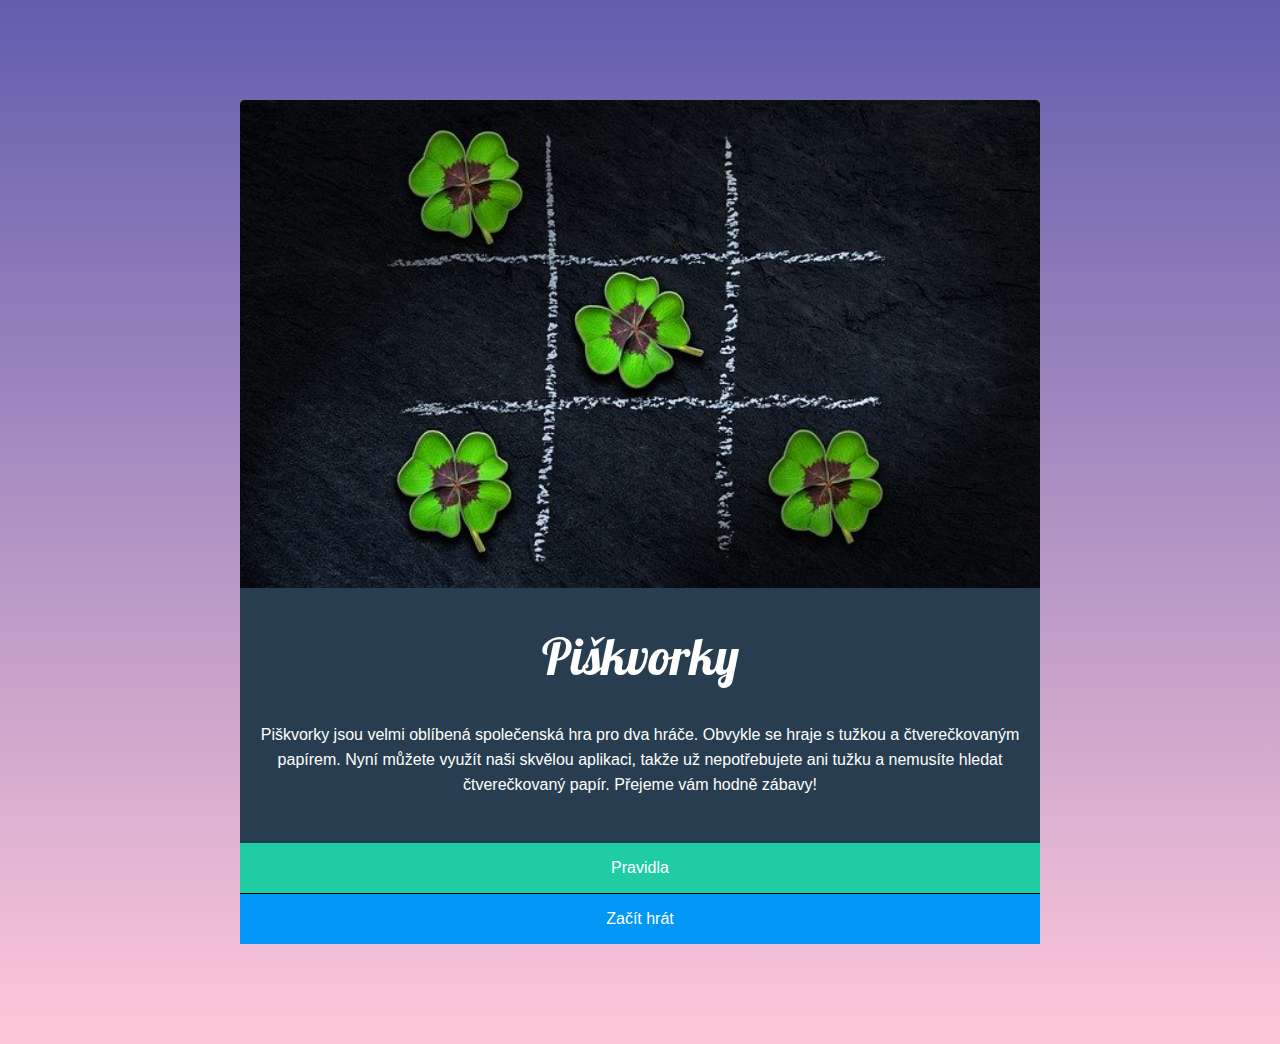
<file: index.html>
<!DOCTYPE html>
<html lang="en">
  <head>
    <meta charset="UTF-8" />
    <meta http-equiv="X-UA-Compatible" content="IE=edge" />
    <meta name="viewport" content="width=device-width, initial-scale=1.0" />
    <link rel="stylesheet" href="styly.css" />
    <link rel="preconnect" href="https://fonts.gstatic.com" />
    <link
      href="https://fonts.googleapis.com/css2?family=Lobster&display=swap"
      rel="stylesheet"
    />
    <title>Uvod</title>
  </head>
  <body>
    <main class="uvodPravidla">
      <div class="karta">
        <img class="uvodniObr" src="img/uvodni.jpg" alt="Úvodní obrázek" />
        <div class="vnitrek">
          <h1>Piškvorky</h1>
          <p>
            Piškvorky jsou velmi oblíbená společenská hra pro dva hráče. Obvykle
            se hraje s tužkou a čtverečkovaným papírem. Nyní můžete využít naši
            skvělou aplikaci, takže už nepotřebujete ani tužku a nemusíte hledat
            čtverečkovaný papír. Přejeme vám hodně zábavy!
          </p>
        </div>
      </div>
      <div class="tlacitka">
        <a class="pravidla" href="pravidla.html">Pravidla</a>
        <a class="zacit" href="hra.html">Začít hrát</a>
      </div>
    </main>
  </body>
</html>
</file>
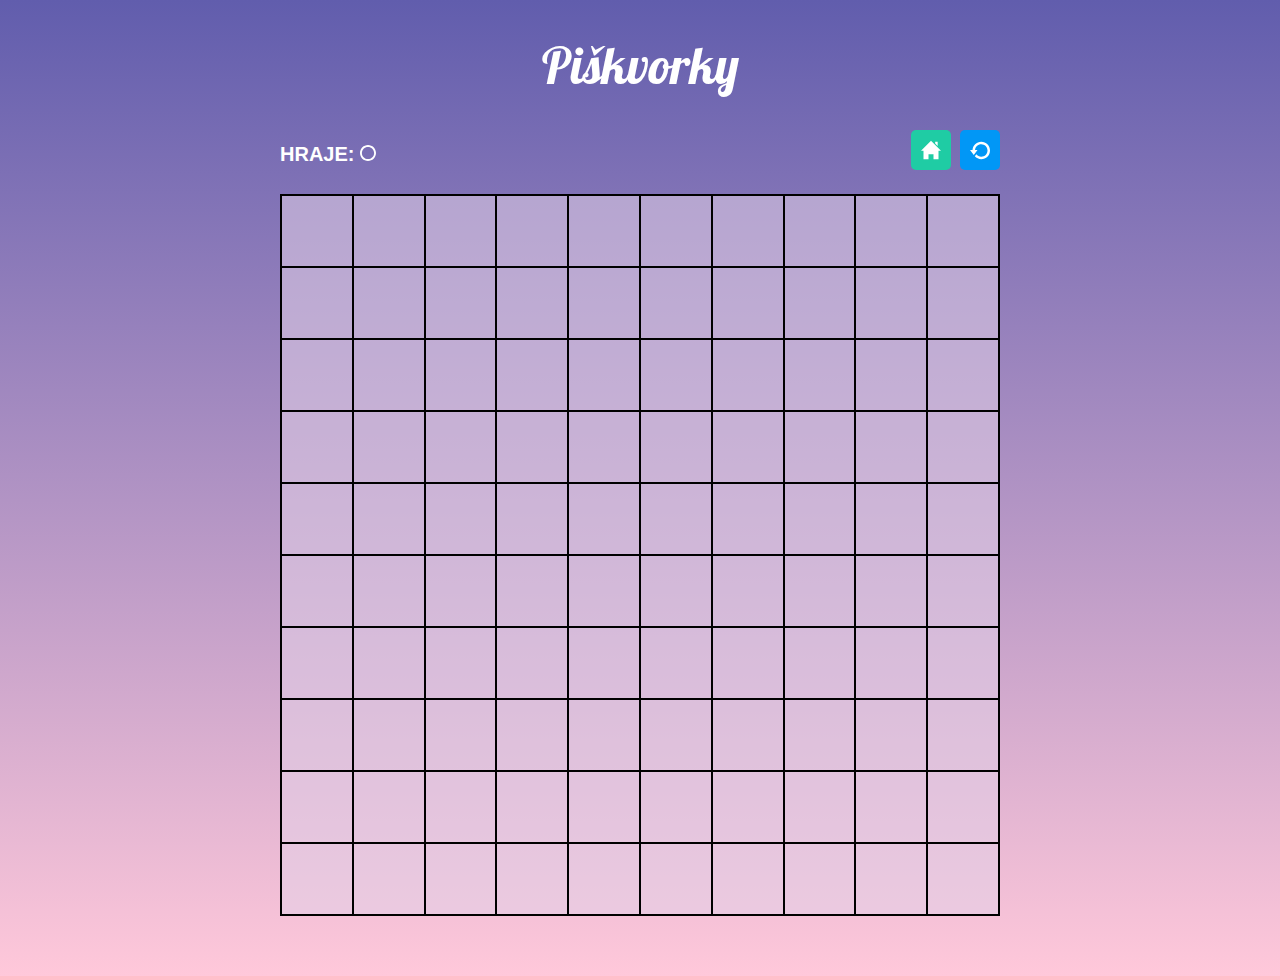
<file: hra.html>
<!DOCTYPE html>
<html lang="en">
  <head>
    <meta charset="UTF-8" />
    <meta http-equiv="X-UA-Compatible" content="IE=edge" />
    <meta name="viewport" content="width=device-width, initial-scale=1.0" />
    <link rel="stylesheet" href="styly.css" />
    <link rel="preconnect" href="https://fonts.gstatic.com" />
    <link
      href="https://fonts.googleapis.com/css2?family=Lobster&display=swap"
      rel="stylesheet"
    />
    <script src="script.js" defer></script>
    <title>Hra</title>
  </head>
  <body>
    <main class="kartaHra">
      <div>
        <h1>Piškvorky</h1>
        <div class="kontejner">
          <p class="hraje">
            HRAJE: <img class="hraje-hrac" src="img/circle.svg" alt="Kolečko" />
          </p>
          <div class="tlacitkaBtn">
            <a href="index.html"
              ><img class="home" src="img/home.svg" alt="Domů"
            /></a>
            <a href="hra.html"
              ><img class="restart" src="img/restart.svg" alt="Restart"
            /></a>
          </div>
        </div>
      </div>

      <div class="playBtn"><button class="playBtn__btn"></button><button class="playBtn__btn"></button><button class="playBtn__btn"></button><button class="playBtn__btn"></button><button class="playBtn__btn"></button><button class="playBtn__btn"></button><button class="playBtn__btn"></button><button class="playBtn__btn"></button><button class="playBtn__btn"></button><button class="playBtn__btn"></button><button class="playBtn__btn"></button><button class="playBtn__btn"></button><button class="playBtn__btn"></button><button class="playBtn__btn"></button><button class="playBtn__btn"></button><button class="playBtn__btn"></button><button class="playBtn__btn"></button><button class="playBtn__btn"></button><button class="playBtn__btn"></button><button class="playBtn__btn"></button><button class="playBtn__btn"></button><button class="playBtn__btn"></button><button class="playBtn__btn"></button><button class="playBtn__btn"></button><button class="playBtn__btn"></button><button class="playBtn__btn"></button><button class="playBtn__btn"></button><button class="playBtn__btn"></button><button class="playBtn__btn"></button><button class="playBtn__btn"></button><button class="playBtn__btn"></button><button class="playBtn__btn"></button><button class="playBtn__btn"></button><button class="playBtn__btn"></button><button class="playBtn__btn"></button><button class="playBtn__btn"></button><button class="playBtn__btn"></button><button class="playBtn__btn"></button><button class="playBtn__btn"></button><button class="playBtn__btn"></button><button class="playBtn__btn"></button><button class="playBtn__btn"></button><button class="playBtn__btn"></button><button class="playBtn__btn"></button><button class="playBtn__btn"></button><button class="playBtn__btn"></button><button class="playBtn__btn"></button><button class="playBtn__btn"></button><button class="playBtn__btn"></button><button class="playBtn__btn"></button><button class="playBtn__btn"></button><button class="playBtn__btn"></button><button class="playBtn__btn"></button><button class="playBtn__btn"></button><button class="playBtn__btn"></button><button class="playBtn__btn"></button><button class="playBtn__btn"></button><button class="playBtn__btn"></button><button class="playBtn__btn"></button><button class="playBtn__btn"></button><button class="playBtn__btn"></button><button class="playBtn__btn"></button><button class="playBtn__btn"></button><button class="playBtn__btn"></button><button class="playBtn__btn"></button><button class="playBtn__btn"></button><button class="playBtn__btn"></button><button class="playBtn__btn"></button><button class="playBtn__btn"></button><button class="playBtn__btn"></button><button class="playBtn__btn"></button><button class="playBtn__btn"></button><button class="playBtn__btn"></button><button class="playBtn__btn"></button><button class="playBtn__btn"></button><button class="playBtn__btn"></button><button class="playBtn__btn"></button><button class="playBtn__btn"></button><button class="playBtn__btn"></button><button class="playBtn__btn"></button><button class="playBtn__btn"></button><button class="playBtn__btn"></button><button class="playBtn__btn"></button><button class="playBtn__btn"></button><button class="playBtn__btn"></button><button class="playBtn__btn"></button><button class="playBtn__btn"></button><button class="playBtn__btn"></button><button class="playBtn__btn"></button><button class="playBtn__btn"></button><button class="playBtn__btn"></button><button class="playBtn__btn"></button><button class="playBtn__btn"></button><button class="playBtn__btn"></button><button class="playBtn__btn"></button><button class="playBtn__btn"></button><button class="playBtn__btn"></button><button class="playBtn__btn"></button><button class="playBtn__btn"></button><button class="playBtn__btn"></button></div>
      </div>
    </main>
  </body>
</html>
</file>
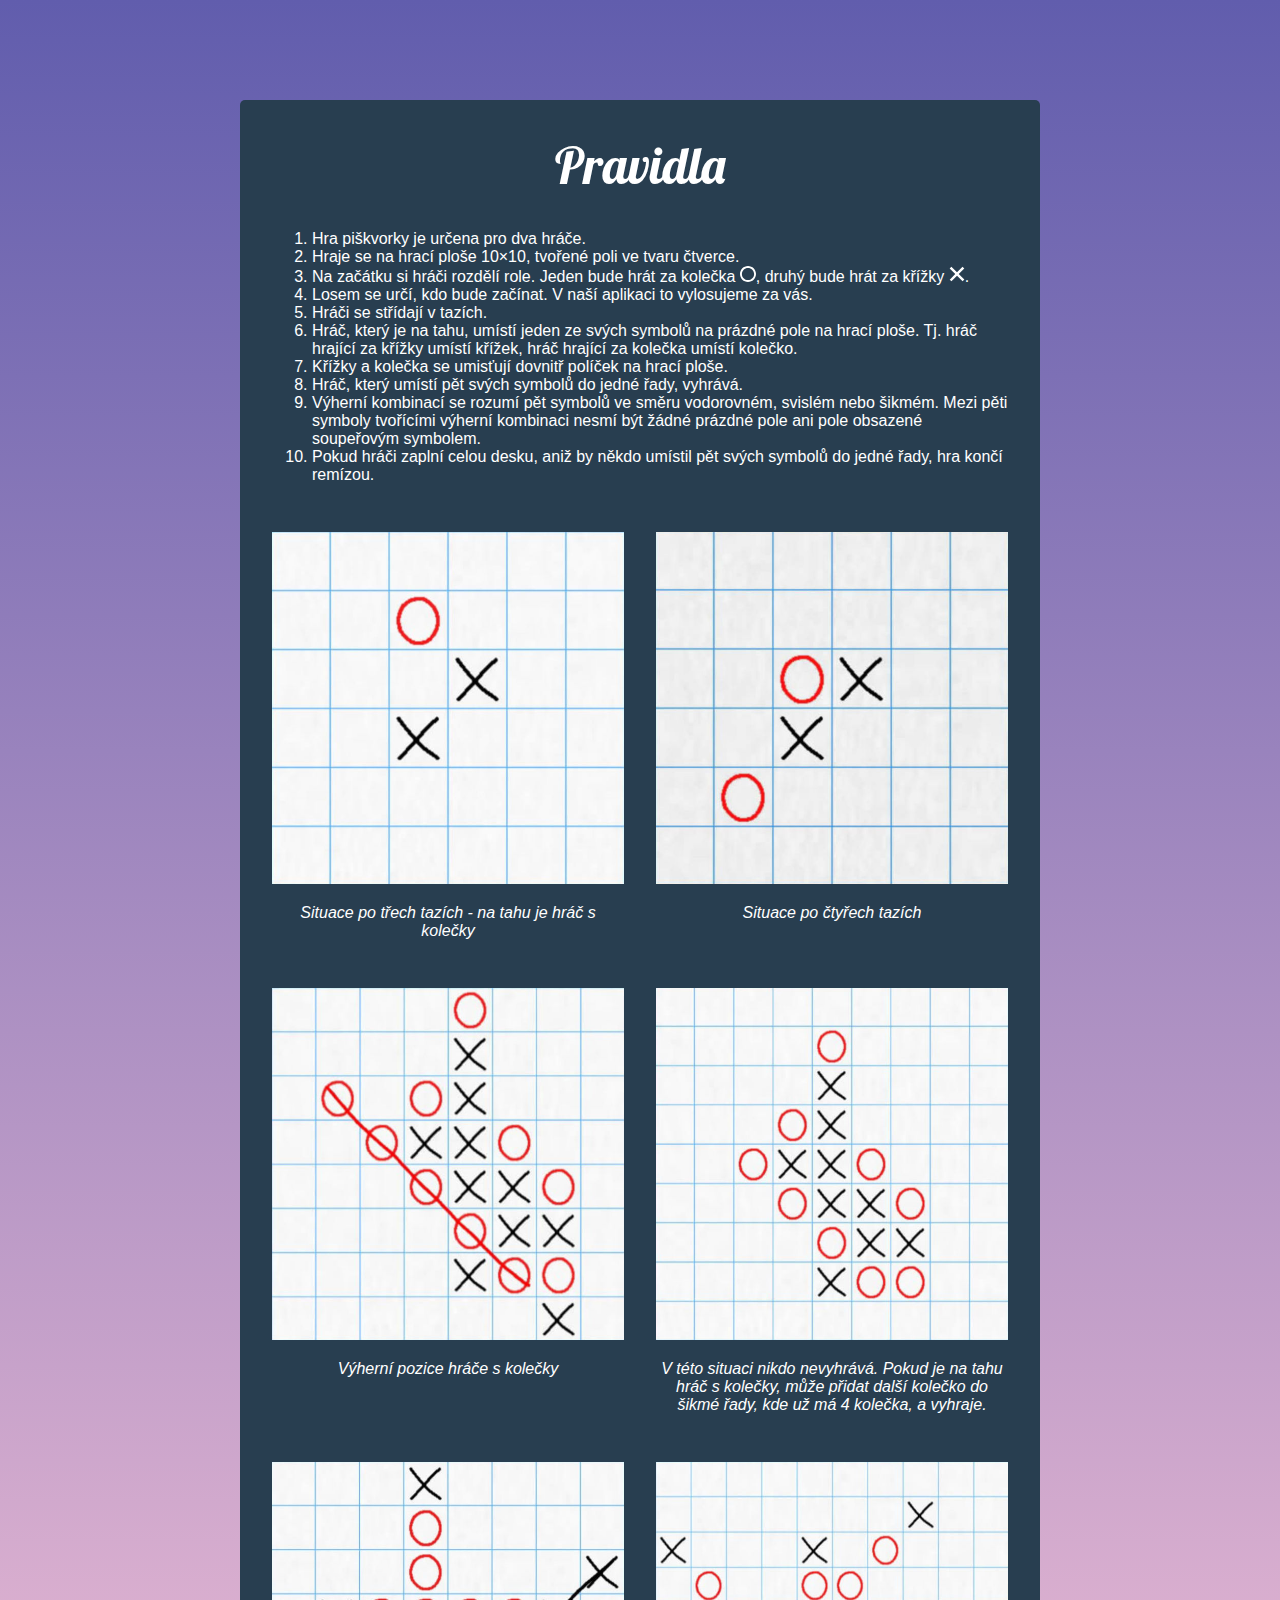
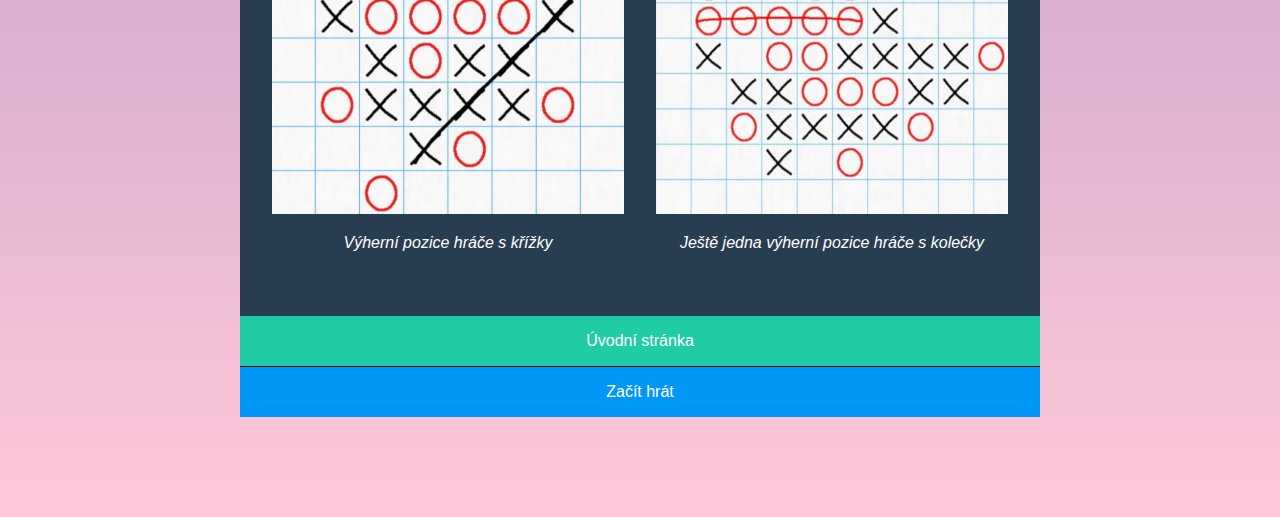
<file: pravidla.html>
<!DOCTYPE html>
<html lang="en">
  <head>
    <meta charset="UTF-8" />
    <meta http-equiv="X-UA-Compatible" content="IE=edge" />
    <meta name="viewport" content="width=device-width, initial-scale=1.0" />
    <link rel="stylesheet" href="styly.css" />
    <link rel="preconnect" href="https://fonts.gstatic.com" />
    <link
      href="https://fonts.googleapis.com/css2?family=Lobster&display=swap"
      rel="stylesheet"
    />
    <title>Pravidla</title>
  </head>
  <body>
    <main class="uvodPravidla">
      <div class="karta">
        <div class="vnitrek">
          <h1>Pravidla</h1>
          <ol>
            <li>Hra piškvorky je určena pro dva hráče.</li>
            <li>
              Hraje se na hrací ploše 10×10, tvořené poli ve tvaru čtverce.
            </li>
            <li>
              Na začátku si hráči rozdělí role. Jeden bude hrát za kolečka
              <img class="circle" src="img/circle.svg" alt="Kolečko" />, druhý
              bude hrát za křížky
              <img class="cross" src="img/cross.svg" alt="Křížek" />.
            </li>
            <li>
              Losem se určí, kdo bude začínat. V naší aplikaci to vylosujeme za
              vás.
            </li>
            <li>Hráči se střídají v tazích.</li>
            <li>
              Hráč, který je na tahu, umístí jeden ze svých symbolů na prázdné
              pole na hrací ploše. Tj. hráč hrající za křížky umístí křížek,
              hráč hrající za kolečka umístí kolečko.
            </li>
            <li>
              Křížky a kolečka se umisťují dovnitř políček na hrací ploše.
            </li>
            <li>
              Hráč, který umístí pět svých symbolů do jedné řady, vyhrává.
            </li>
            <li>
              Výherní kombinací se rozumí pět symbolů ve směru vodorovném,
              svislém nebo šikmém. Mezi pěti symboly tvořícími výherní kombinaci
              nesmí být žádné prázdné pole ani pole obsazené soupeřovým
              symbolem.
            </li>
            <li>
              Pokud hráči zaplní celou desku, aniž by někdo umístil pět svých
              symbolů do jedné řady, hra končí remízou.
            </li>
          </ol>
          <div class="obrPrav">
            <figure>
              <div class="pravidla1">
                <img src="img/instructions-01.jpg" alt="Instrukce 1" />
                <figcaption>
                  Situace po třech tazích - na tahu je hráč s kolečky
                </figcaption>
              </div>
              <div class="pravidla2">
                <img src="img/instructions-02.jpg" alt="Instrukce 2" />
                <figcaption>Situace po čtyřech tazích</figcaption>
              </div>
              <div class="pravidla3">
                <img src="img/instructions-03.jpg" alt="Instrukce 3" />
                <figcaption>Výherní pozice hráče s kolečky</figcaption>
              </div>
              <div class="pravidla4">
                <img src="img/instructions-04.jpg" alt="Instrukce 4" />
                <figcaption>
                  V této situaci nikdo nevyhrává. Pokud je na tahu hráč s
                  kolečky, může přidat další kolečko do šikmé řady, kde už má 4
                  kolečka, a vyhraje.
                </figcaption>
              </div>
              <div class="pravidla5">
                <img src="img/instructions-05.jpg" alt="Instrukce 5" />
                <figcaption>Výherní pozice hráče s křížky</figcaption>
              </div>
              <div class="pravidla6">
                <img src="img/instructions-06.jpg" alt="Instrukce 6" />
                <figcaption>
                  Ještě jedna výherní pozice hráče s kolečky
                </figcaption>
              </div>
            </figure>
          </div>
        </div>
      </div>
      <div class="tlacitka">
        <a class="uvodni" href="index.html">Úvodní stránka</a>
        <a class="zacit" href="hra.html">Začít hrát</a>
      </div>
    </main>
  </body>
</html>
</file>
<file: styly.css>
html {
  box-sizing: border-box;
  min-height: 100%;
}
*,
::after,
::before {
  box-sizing: inherit;
}

body {
  background-image: linear-gradient(#615dad, #ffc8da);
  position: relative;
  height: 100%;
  color: white;
  font-family: sans-serif;
  font-weight: 80;
  margin: 0;
  background-repeat: no-repeat;
}

.uvodPravidla {
  background-color: #283e50;
  width: 400px;
  display: flex;
  text-align: center;
  flex-direction: column;
  margin: 100px auto;
  border-radius: 5px 5px 0 0;
}

/*-----------------------Hra----------------------*/

.kartaHra {
  max-width: 80vmin;
  display: flex;
  text-align: center;
  flex-direction: column;
  margin: auto;
  margin-bottom: 60px;
}

.playBtn {
  display: flex;
  flex-wrap: wrap;
  width: 100%;
  border: black solid 1px;
  background-color: hsla(292, 32%, 86%, 0.541);
}

.playBtn__btn {
  padding: 0;
  margin: 0;
  width: calc(100% / 10);
  height: 8vmin;
  background-color: transparent;
  border: black solid 1px;
}

.playBtn__btn:hover,
.playBtn__btnfocus {
  background-color: hsla(315, 70%, 91%, 0.685);
}

.kontejner {
  display: flex;
  justify-content: space-between;
  margin: 20px auto;
}
.hraje {
  font-size: 20px;
  padding: 0;
  margin-top: 12px;
  font-weight: 600;
}

img.home,
img.restart {
  width: 40px;
  border-radius: 5px;
}

img.home {
  background-color: #1fcca4;
  padding: 10px;
  margin-right: 5px;
}

img.restart {
  background-color: #0197f6;
  padding: 10px;
}

.home:hover,
.home:focus {
  background-color: #1cbb96;
}

.restart:hover,
.restart:focus {
  background-color: #0090e9;
}

.playBtn__btn--circle,
.playBtn__btn--cross {
  background-size: 65%;
  background-position: center;
  background-repeat: no-repeat;
  pointer-events: none;
  animation-name: gradual-growth;
  animation-duration: 0.15s;
}

.playBtn__btn--circle {
  background-image: url('img/circle.svg');
}

.playBtn__btn--cross {
  background-image: url('img/cross.svg');
}

@keyframes gradual-growth {
  0% {
    background-size: 0%;
  }
  100% {
    background-size: 65%;
  }
}

/*-----------------------Pravidla-----------------------*/
h1 {
  font-family: 'Lobster';
  font-size: 50px;
  font-weight: 500;
}

ol {
  text-align: center;
  margin: 2rem;
}

li {
  text-align: left;
  width: 100%;
}
img {
  width: 100%;
  margin: 0;
}

figcaption {
  width: 100%;
  margin-bottom: 1rem;
  margin-top: 1rem;
  font-style: italic;
  font-weight: 50;
}

div.pravidla1,
div.pravidla2,
div.pravidla3,
div.pravidla4,
div.pravidla5,
div.pravidla6 {
  width: 100%;
  display: block;
  padding: 1rem;
}

figure {
  display: flex;
  flex-wrap: wrap;
  margin: 1rem;
}

/*-----------------------Úvod----------------------*/

img.uvodniObr {
  width: 100%;
  margin: 0;
}

.uvodniObr {
  border-radius: 5px 5px 0 0;
}

p {
  padding: 0 10px 30px 10px;
  margin: 0;
  line-height: 25px;
}

.tlacitka {
  display: flex;
  flex-direction: column;
  margin-top: 1rem;
}

.pravidla,
.uvodni {
  background-color: #1fcca4;
  border-bottom: 1px solid black;
  padding: 10px;
  text-decoration: none;
  color: white;
  padding: 1rem;
}

.pravidla:hover,
.uvodni:hover,
.pravidla:focus,
.uvodni:focus {
  background-color: #1cbb96;
}

.zacit {
  background-color: #0197f6;
  display: block;
  padding: 10px;
  text-decoration: none;
  color: white;
  padding: 1rem;
}

.zacit:hover,
.zacit:focus {
  background-color: #0090e9;
}

.hraje-hrac,
.circle,
.cross {
  width: 1rem;
  filter: invert(100%);
}

/*------------------Responzivní design-------------------*/

@media (min-width: 1000px) {
  main.uvodPravidla {
    width: 800px;
  }
  div.pravidla1,
  div.pravidla2,
  div.pravidla3,
  div.pravidla4,
  div.pravidla5,
  div.pravidla6 {
    flex-basis: 50%;
  }
}
</file>
